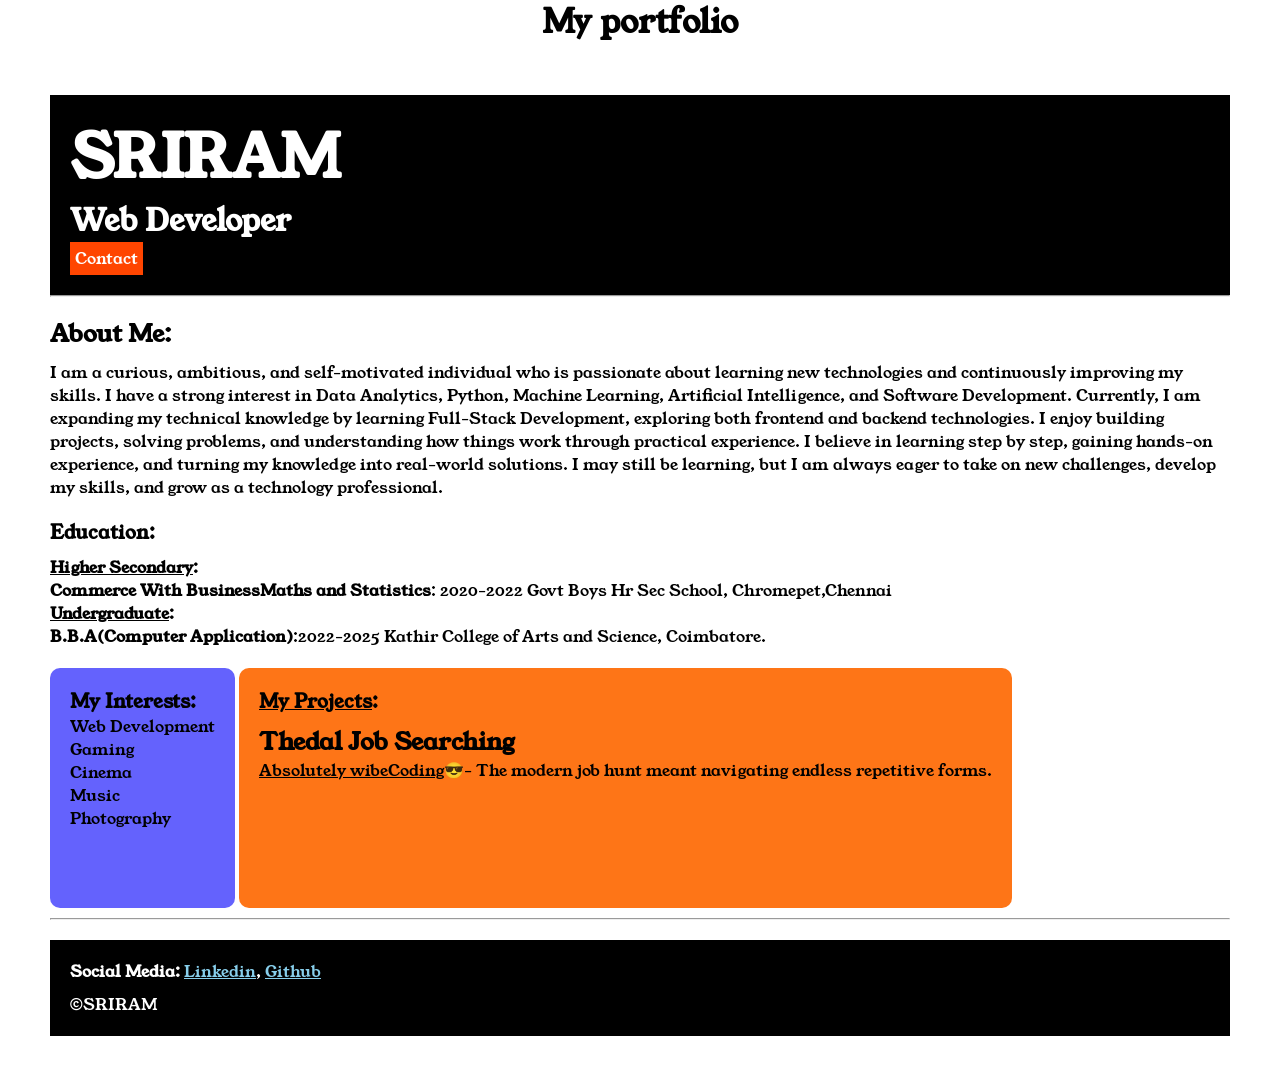
<file: index.html>
<!DOCTYPE html>
<html lang="en">

<head>
    <title>Portfolio</title>
    <h1 style="text-align: center;">My portfolio</h1>
    <link rel="stylesheet" href="style.css">
    <link rel="preconnect" href="https://fonts.googleapis.com">
    <link rel="preconnect" href="https://fonts.gstatic.com" crossorigin>
    <link href="https://fonts.googleapis.com/css2?family=Young+Serif&display=swap" rel="stylesheet">
</head>


<body>

    <div class="container">


        <div class="section-one">
            <h3 class="section-one__name">SRIRAM</h3>
            <h5 class="section-one__role">Web Developer</h5>
            <a class="section-one__contact" href="contact.html">Contact</a>
        </div>

        <hr>
        <div class="section-two">
            <h2 class="section-two__title">About Me:</h2>
            <p class="section-two__desc">I am a curious, ambitious, and self-motivated individual who is passionate
                about learning new technologies
                and
                continuously improving my skills. I have a strong interest in Data Analytics, Python, Machine Learning,
                Artificial Intelligence, and Software Development. Currently, I am expanding my technical knowledge by
                learning
                Full-Stack Development, exploring both frontend and backend technologies. I enjoy building projects,
                solving
                problems, and understanding how things work through practical experience. I believe in learning step by
                step,
                gaining hands-on experience, and turning my knowledge into real-world solutions. I may still be
                learning,
                but I
                am always eager to take on new challenges, develop my skills, and grow as a technology professional.
            </p>
        </div>

        <div class="section-three">
            <h3 class="section-three__title">Education:</h3>
            <ul class="section-three__desc">
                <li>
                    <h4><u>Higher Secondary</u>:</h4>
                    <p><b>Commerce With BusinessMaths and Statistics</b>: 2020-2022 Govt Boys Hr Sec School,
                        Chromepet,Chennai
                    </p>
                </li>
                <li>
                    <h4><u>Undergraduate</u>:</h4>
                    <p><b>B.B.A(Computer Application)</b>:2022-2025 Kathir College of Arts and Science, Coimbatore.</p>
                </li>
            </ul>
        </div>

        <div class="section-four">
            <h3 class="section-four__title">My Interests:</h3>
            <ul class="section-four_desc">
                <li>Web Development</li>
                <li>Gaming</li>
                <li>Cinema</li>
                <li>Music</li>
                <li>Photography</li>
            </ul>
        </div>

        <div class="section-five">
            <h3 class="section-five__title"><u>My Projects</u>:</h3>
            <ul class="section-five__desc">
                <li>
                    <h2>Thedal Job Searching</h2>
                    <p><u>Absolutely wibeCoding</u>😎- The modern job hunt meant navigating endless
                        repetitive forms.
                    </p>
                </li>
            </ul>
        </div>
        <div class="section-seven">
            <hr class="section-seven__line">
        </div>

        <div class="section-six">
            <p class="section-six__title"><b>Social Media:</b>
                <a href="https://www.linkedin.com/in/sriram-s3030/">Linkedin</a>,

                <a href="https://github.com/Sriram-3026">Github</a>
            </p>
            <p class="section-six__desc">&copy;SRIRAM</p>
        </div>



    </div>

</body>

</html>
</file>
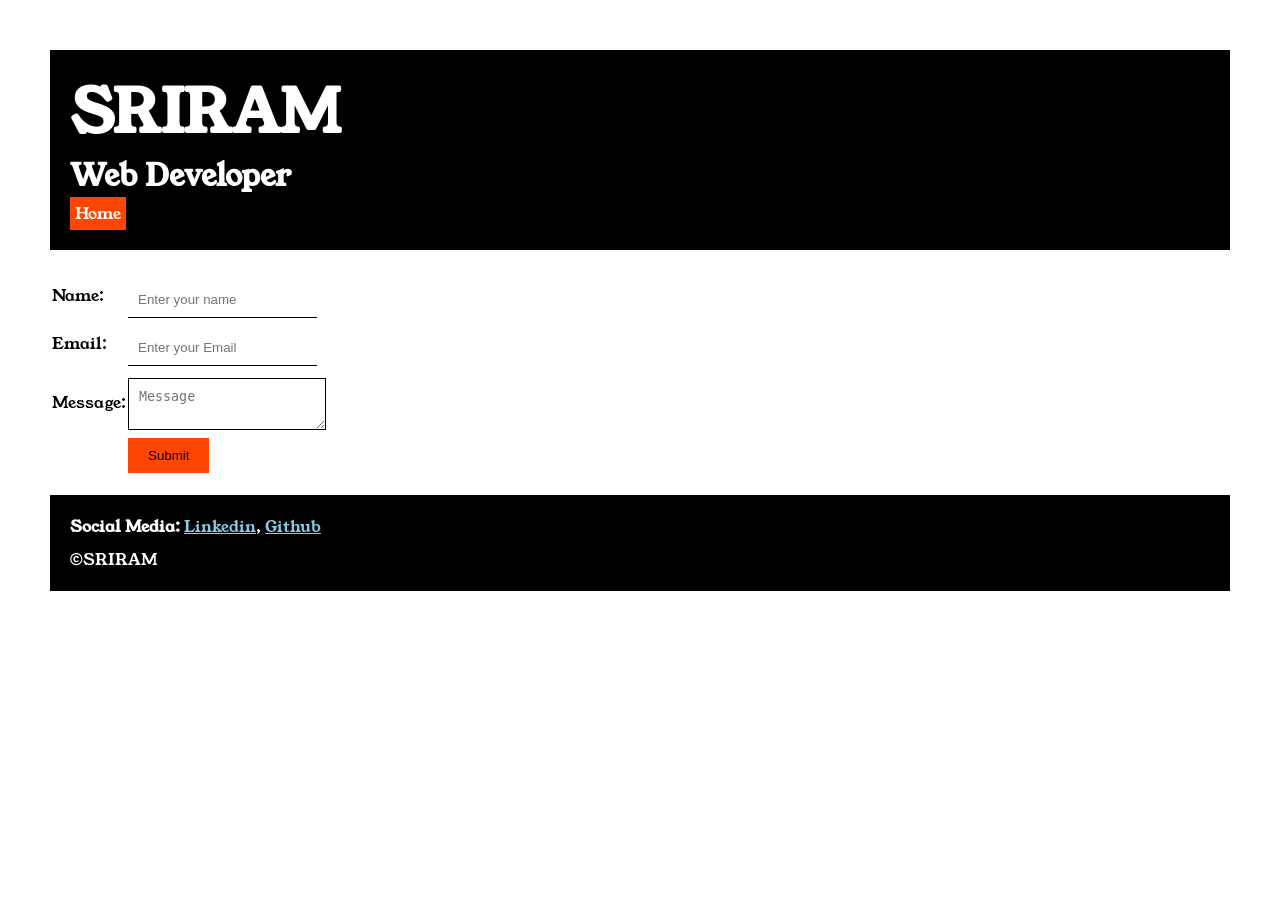
<file: contact.html>
<!DOCTYPE html>
<html lang="en">

<head>
    <meta charset="UTF-8">
    <meta name="viewport" content="width=device-width, initial-scale=1.0">
    <title>Contact</title>
    <link rel="stylesheet" href="style.css">
    <link rel="preconnect" href="https://fonts.googleapis.com">
    <link rel="preconnect" href="https://fonts.gstatic.com" crossorigin>
    <link href="https://fonts.googleapis.com/css2?family=Young+Serif&display=swap" rel="stylesheet">

</head>

<body>

    <div class="container">

        <div class="section-one">
            <h3 class="section-one__name">SRIRAM</h3>
            <h5 class="section-one__role">Web Developer</h5>
            <a class="section-one__contact" href="index.html">Home</a>
        </div>

        <div class="contact-form">
            <form>
                <table>
                    <tr>
                        <td>Name:</td>
                        <td><input type="text" placeholder="Enter your name" class="contact-form__input"></td>
                    </tr>
                    <tr>
                        <td>Email:</td>
                        <td><input type="email" placeholder="Enter your Email" class="contact-form__input"></td>
                    </tr>
                    <tr>
                        <td>Message:</td>
                        <td><textarea placeholder="Message" class="contact-form__textarea"></textarea></td>
                    </tr>
                    <td></td>
                    <td><input type="submit" class="contact-form__submit"></td>
                </table>
            </form>

        </div>

        <div class="section-six">
            <p class="section-six__title"><b>Social Media:</b>
                <a href="https://www.linkedin.com/in/sriram-s3030/">Linkedin</a>,

                <a href="https://github.com/Sriram-3026">Github</a>
            </p>
            <p class="section-six__desc">&copy;SRIRAM</p>
        </div>


    </div>


</body>

</html>
</file>
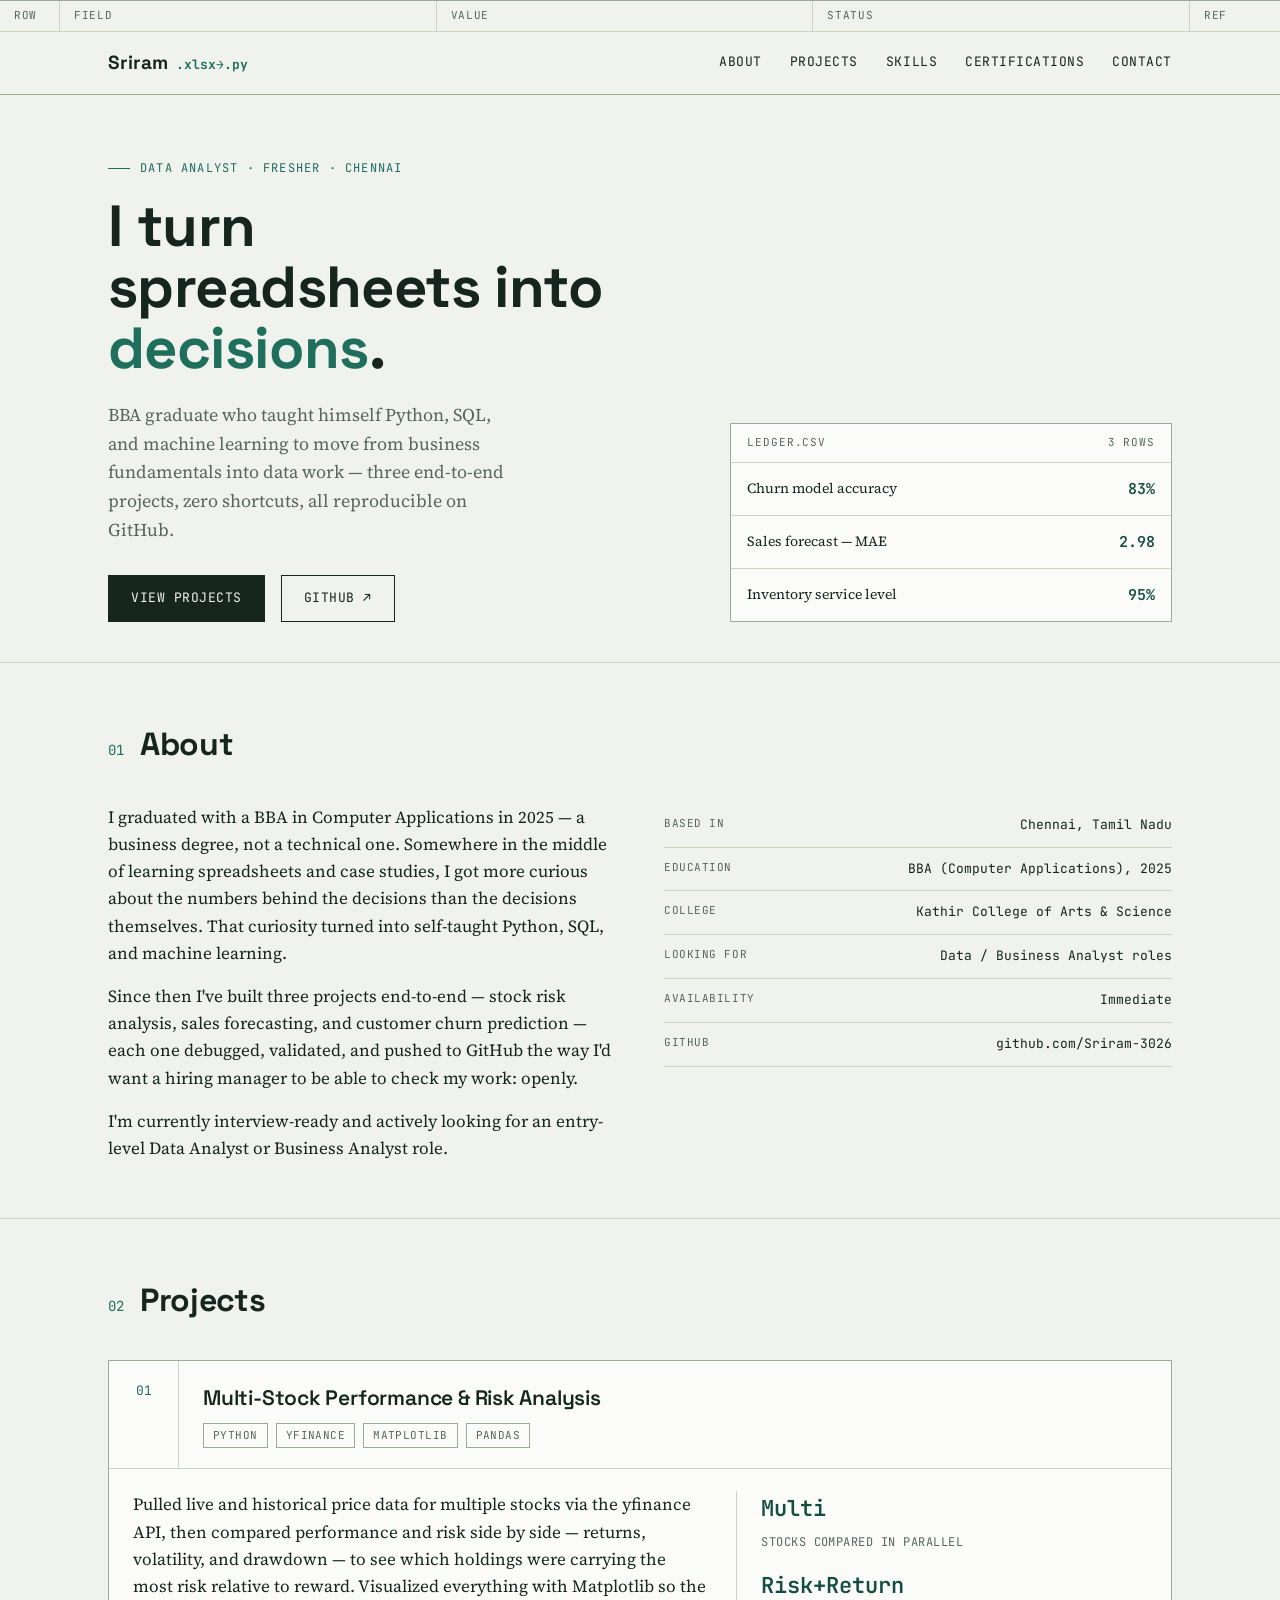
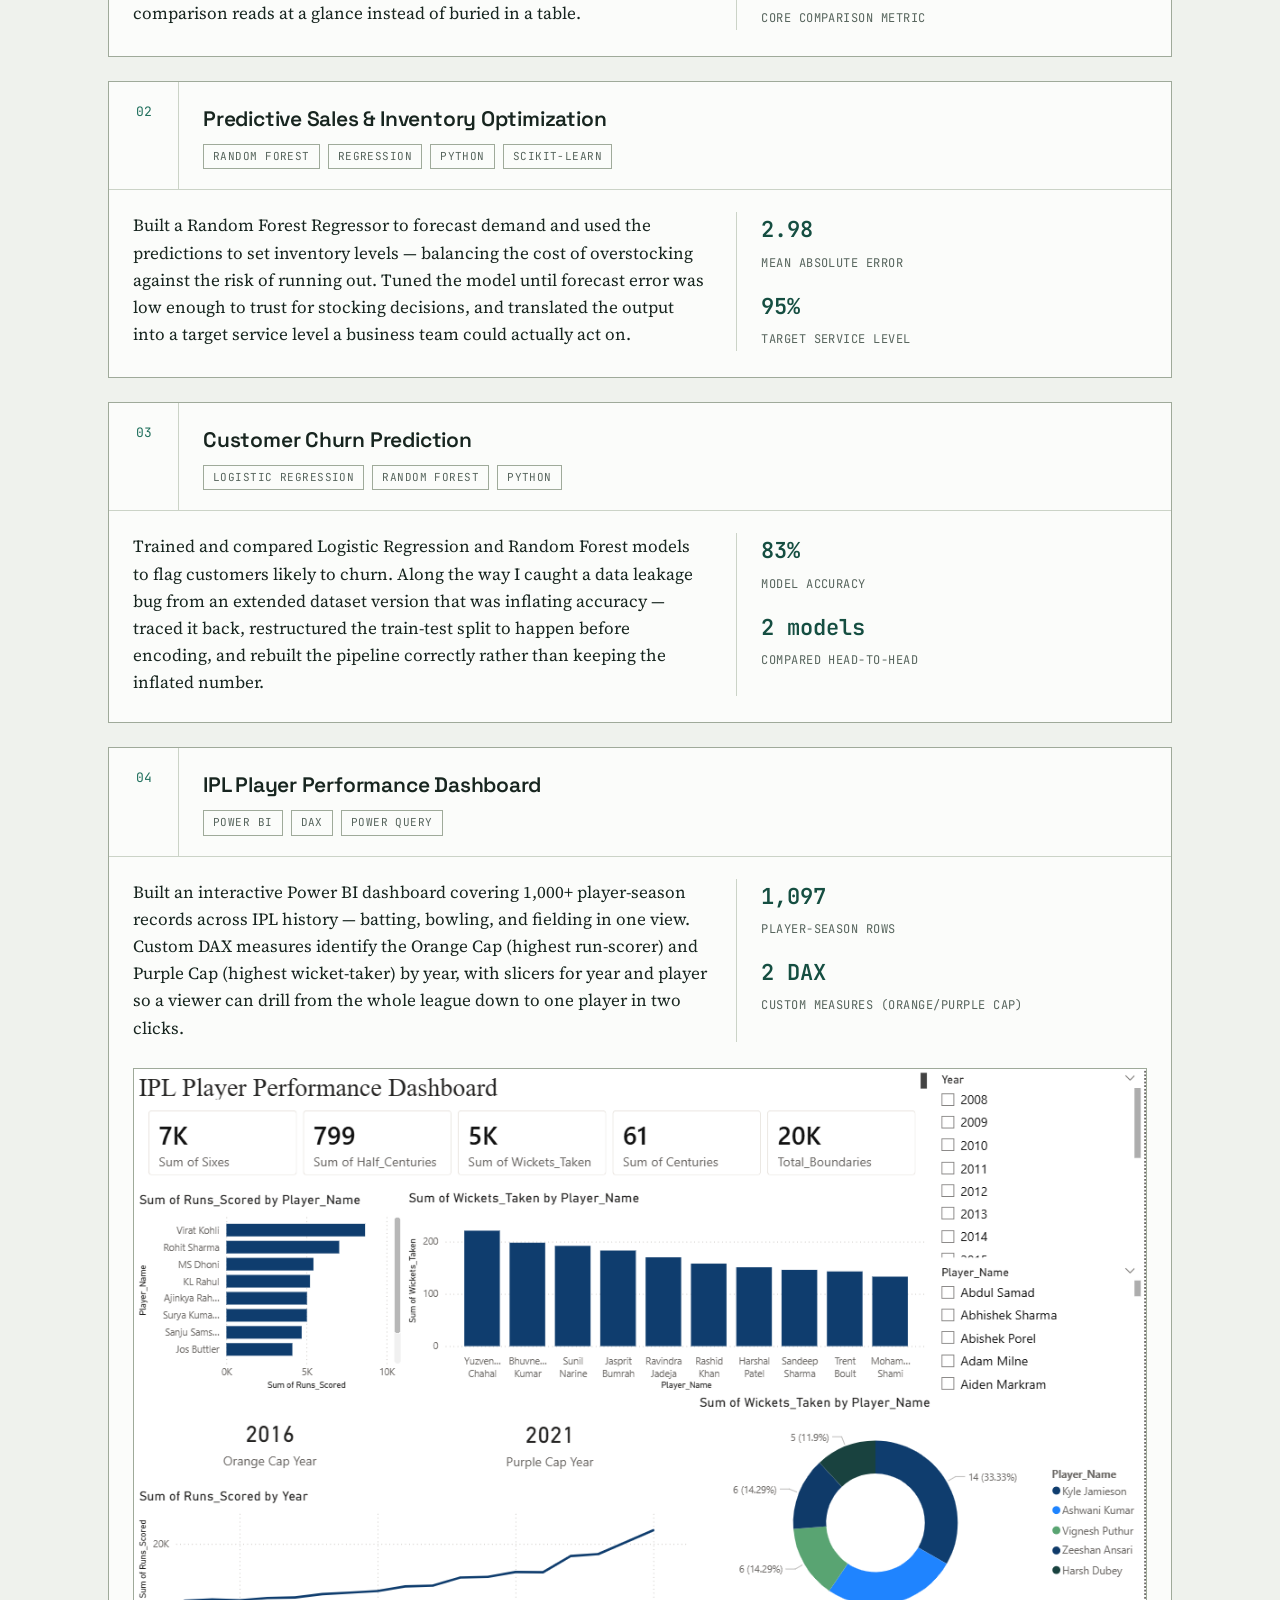
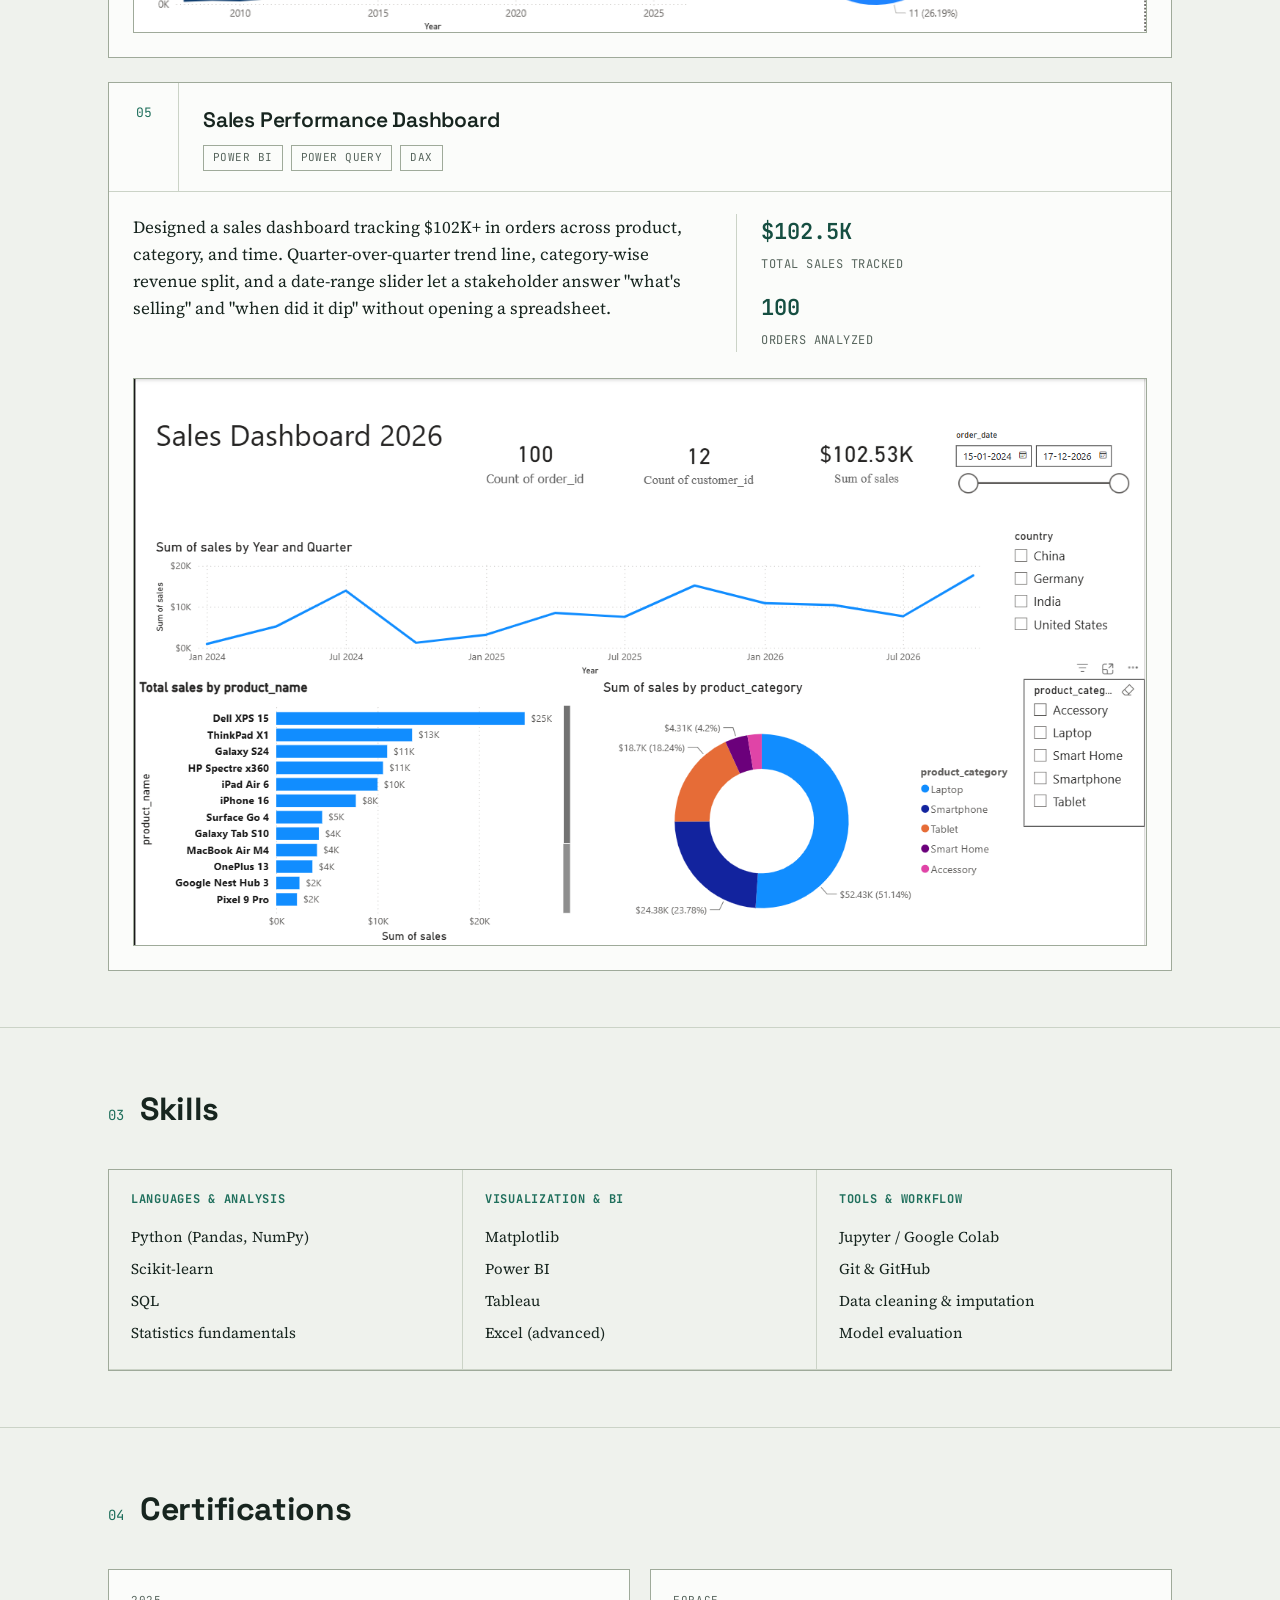
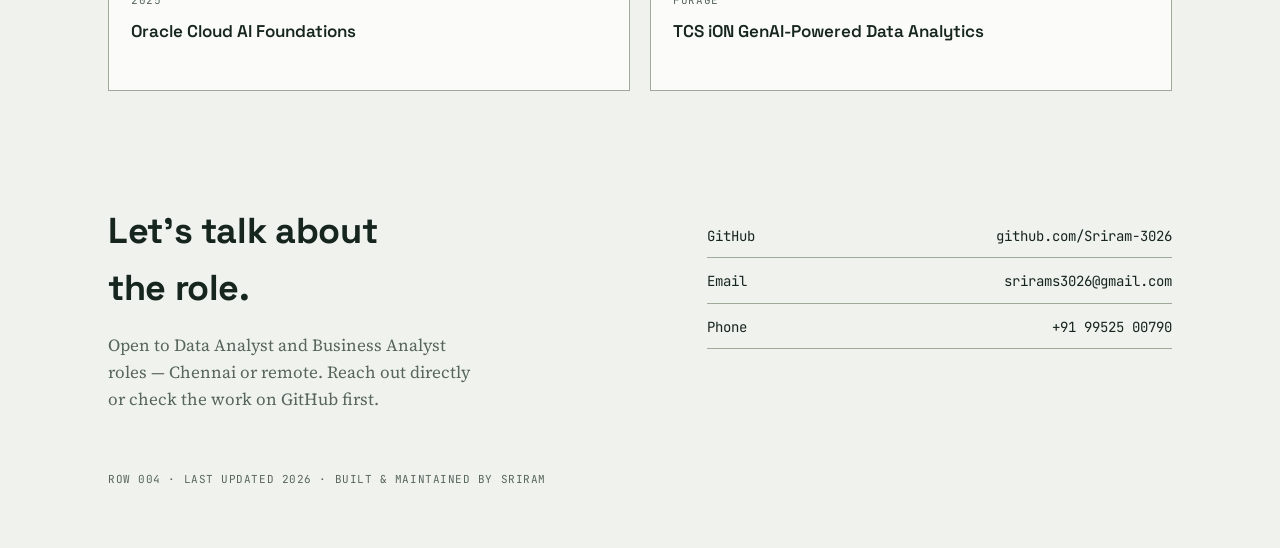
<file: sriram_portfolio.html>
<!DOCTYPE html>
<html lang="en">
<head>
<meta charset="UTF-8">
<meta name="viewport" content="width=device-width, initial-scale=1.0">
<title>Sriram — Data Analyst Portfolio</title>
<link rel="preconnect" href="https://fonts.googleapis.com">
<link rel="preconnect" href="https://fonts.gstatic.com" crossorigin>
<link href="https://fonts.googleapis.com/css2?family=Space+Grotesk:wght@400;500;600;700&family=Source+Serif+4:opsz,wght@8..60,400;8..60,500;8..60,600&family=JetBrains+Mono:wght@400;500;600&display=swap" rel="stylesheet">
<style>
  :root{
    --paper:#EFF2ED;
    --paper-alt:#E6EAE3;
    --card:#FBFCFA;
    --ink:#17251F;
    --muted:#57655D;
    --teal:#1F6F5C;
    --teal-dark:#154E41;
    --gold:#B98900;
    --line:#CBD3C7;
    --line-strong:#9FAA9A;
    --radius:2px;
    --maxw:1120px;
  }

  *{box-sizing:border-box;}
  html{scroll-behavior:smooth;}
  body{
    margin:0;
    background:var(--paper);
    color:var(--ink);
    font-family:'Source Serif 4', serif;
    font-size:17px;
    line-height:1.6;
    -webkit-font-smoothing:antialiased;
  }
  h1,h2,h3,.display{
    font-family:'Space Grotesk', sans-serif;
    letter-spacing:-0.01em;
    margin:0;
  }
  .mono{
    font-family:'JetBrains Mono', monospace;
  }
  a{color:inherit;}
  :focus-visible{
    outline:2px solid var(--teal);
    outline-offset:3px;
  }
  @media (prefers-reduced-motion: reduce){
    *{animation:none !important; transition:none !important; scroll-behavior:auto !important;}
  }

  .wrap{max-width:var(--maxw); margin:0 auto; padding:0 28px;}

  /* ===== Ledger header strip (signature motif) ===== */
  .ledger-row{
    display:grid;
    grid-template-columns: 60px 1fr 1fr 1fr 90px;
    font-family:'JetBrains Mono', monospace;
    font-size:11px;
    letter-spacing:0.06em;
    text-transform:uppercase;
    color:var(--muted);
    border-top:1px solid var(--line-strong);
    border-bottom:1px solid var(--line);
  }
  .ledger-row > div{
    padding:6px 14px;
    border-right:1px solid var(--line);
  }
  .ledger-row > div:last-child{border-right:none;}

  /* ===== Nav ===== */
  header.site{
    position:sticky; top:0; z-index:50;
    background:rgba(239,242,237,0.92);
    backdrop-filter:blur(6px);
    border-bottom:1px solid var(--line-strong);
  }
  nav.wrap{
    display:flex; align-items:center; justify-content:space-between;
    padding-top:16px; padding-bottom:16px;
  }
  .brand{
    font-family:'Space Grotesk',sans-serif;
    font-weight:700;
    font-size:19px;
    display:flex; align-items:baseline; gap:8px;
  }
  .brand .tick{color:var(--teal); font-family:'JetBrains Mono',monospace; font-size:13px;}
  nav ul{
    list-style:none; display:flex; gap:28px; margin:0; padding:0;
    font-family:'JetBrains Mono',monospace; font-size:13px; text-transform:uppercase; letter-spacing:0.04em;
  }
  nav ul a{text-decoration:none; color:var(--ink); border-bottom:1px solid transparent; padding-bottom:2px;}
  nav ul a:hover{border-bottom-color:var(--teal);}
  .nav-toggle{display:none;}

  @media (max-width:720px){
    nav ul{position:fixed; top:60px; left:0; right:0; background:var(--paper); flex-direction:column; gap:0; border-bottom:1px solid var(--line-strong); max-height:0; overflow:hidden; transition:max-height 0.25s ease;}
    nav ul.open{max-height:320px;}
    nav ul li{border-top:1px solid var(--line);}
    nav ul a{display:block; padding:14px 28px;}
    .nav-toggle{display:block; background:none; border:1px solid var(--line-strong); font-family:'JetBrains Mono',monospace; font-size:12px; padding:8px 12px; cursor:pointer; color:var(--ink);}
  }

  /* ===== Hero ===== */
  .hero{padding:64px 0 40px;}
  .hero-grid{
    display:grid; grid-template-columns: 1.3fr 1fr; gap:48px; align-items:end;
  }
  .eyebrow{
    font-family:'JetBrains Mono',monospace; font-size:12px; letter-spacing:0.1em; text-transform:uppercase;
    color:var(--teal); margin-bottom:18px; display:flex; align-items:center; gap:10px;
  }
  .eyebrow::before{content:""; width:22px; height:1px; background:var(--teal); display:inline-block;}
  h1.headline{
    font-size:clamp(34px, 5vw, 58px);
    line-height:1.05;
    font-weight:700;
    max-width:14ch;
  }
  h1.headline em{
    font-style:normal; color:var(--teal);
  }
  .hero-sub{
    margin-top:22px; max-width:46ch; color:var(--muted); font-size:18px;
  }
  .hero-actions{margin-top:30px; display:flex; gap:16px; flex-wrap:wrap;}
  .btn{
    font-family:'JetBrains Mono',monospace; font-size:13px; text-transform:uppercase; letter-spacing:0.04em;
    padding:12px 22px; text-decoration:none; display:inline-block; border:1px solid var(--ink);
    transition:background 0.15s ease, color 0.15s ease;
  }
  .btn.primary{background:var(--ink); color:var(--paper);}
  .btn.primary:hover{background:var(--teal); border-color:var(--teal);}
  .btn.ghost:hover{background:var(--ink); color:var(--paper);}

  /* Ledger metrics card in hero */
  .metrics-card{
    background:var(--card); border:1px solid var(--line-strong);
  }
  .metrics-card .cap{
    font-family:'JetBrains Mono',monospace; font-size:11px; text-transform:uppercase; letter-spacing:0.08em;
    color:var(--muted); padding:10px 16px; border-bottom:1px solid var(--line);
    display:flex; justify-content:space-between;
  }
  .metric-row{
    display:grid; grid-template-columns: 1fr auto; gap:8px;
    padding:14px 16px; border-bottom:1px solid var(--line); align-items:center;
  }
  .metric-row:last-child{border-bottom:none;}
  .metric-row .label{font-size:14px; color:var(--ink);}
  .metric-row .value{font-family:'JetBrains Mono',monospace; font-weight:600; color:var(--teal-dark); font-size:15px;}

  /* ===== Section framework ===== */
  section{padding:56px 0;}
  section + section{border-top:1px solid var(--line);}
  .section-head{display:flex; align-items:baseline; gap:16px; margin-bottom:34px;}
  .section-num{font-family:'JetBrains Mono',monospace; color:var(--teal); font-size:14px;}
  h2.section-title{font-size:clamp(24px,3vw,32px); font-weight:700;}

  /* ===== About ===== */
  .about-grid{display:grid; grid-template-columns: 1fr 1fr; gap:48px;}
  .about-grid p{margin:0 0 16px; color:var(--ink);}
  .about-grid p:last-child{margin-bottom:0;}
  .fact-list{list-style:none; margin:0; padding:0; font-family:'JetBrains Mono',monospace; font-size:13px;}
  .fact-list li{
    display:flex; justify-content:space-between; padding:11px 0; border-bottom:1px solid var(--line);
  }
  .fact-list li span:first-child{color:var(--muted); text-transform:uppercase; letter-spacing:0.05em; font-size:11px;}
  .fact-list li span:last-child{text-align:right;}

  /* ===== Projects ===== */
  .project{
    background:var(--card); border:1px solid var(--line-strong); margin-bottom:24px;
  }
  .project:last-child{margin-bottom:0;}
  .project-head{
    display:grid; grid-template-columns: 70px 1fr; border-bottom:1px solid var(--line);
  }
  .project-id{
    font-family:'JetBrains Mono',monospace; font-size:13px; color:var(--teal); padding:20px 14px;
    border-right:1px solid var(--line); display:flex; align-items:flex-start; justify-content:center;
  }
  .project-head-main{padding:20px 24px;}
  .project-head-main h3{font-size:21px; font-weight:600;}
  .project-tags{margin-top:8px; display:flex; flex-wrap:wrap; gap:8px;}
  .tag{
    font-family:'JetBrains Mono',monospace; font-size:11px; text-transform:uppercase; letter-spacing:0.04em;
    border:1px solid var(--line-strong); padding:3px 9px; color:var(--muted);
  }
  .project-body{padding:22px 24px 26px 24px; display:grid; grid-template-columns: 1.4fr 1fr; gap:28px;}
  .project-body p{margin:0; color:var(--ink);}
  .project-stats{border-left:1px solid var(--line); padding-left:24px;}
  .project-stats .stat{margin-bottom:14px;}
  .project-stats .stat:last-child{margin-bottom:0;}
  .project-stats .stat .num{font-family:'JetBrains Mono',monospace; font-size:22px; font-weight:600; color:var(--teal-dark); display:block;}
  .project-stats .stat .cap{font-size:12px; color:var(--muted); text-transform:uppercase; letter-spacing:0.04em; font-family:'JetBrains Mono',monospace;}

  @media (max-width:760px){
    .hero-grid, .about-grid{grid-template-columns:1fr;}
    .project-body{grid-template-columns:1fr;}
    .project-stats{border-left:none; padding-left:0; border-top:1px solid var(--line); padding-top:16px;}
    .project-head{grid-template-columns:52px 1fr;}
  }

  /* ===== Skills ===== */
  .skills-grid{display:grid; grid-template-columns: repeat(3, 1fr); gap:0; border:1px solid var(--line-strong);}
  .skill-group{padding:20px 22px; border-right:1px solid var(--line); border-bottom:1px solid var(--line);}
  .skill-group:nth-child(3n){border-right:none;}
  .skill-group h4{
    font-family:'JetBrains Mono',monospace; font-size:12px; text-transform:uppercase; letter-spacing:0.06em;
    color:var(--teal); margin:0 0 12px;
  }
  .skill-group ul{list-style:none; margin:0; padding:0; font-size:15px;}
  .skill-group li{padding:4px 0; color:var(--ink);}
  @media (max-width:720px){
    .skills-grid{grid-template-columns:1fr 1fr;}
    .skill-group:nth-child(3n){border-right:1px solid var(--line);}
    .skill-group:nth-child(2n){border-right:none;}
  }
  @media (max-width:480px){
    .skills-grid{grid-template-columns:1fr;}
    .skill-group{border-right:none !important;}
  }

  /* ===== Certifications ===== */
  .cert-list{display:grid; grid-template-columns:1fr 1fr; gap:20px;}
  .cert{border:1px solid var(--line-strong); background:var(--card); padding:22px;}
  .cert .cap{font-family:'JetBrains Mono',monospace; font-size:11px; text-transform:uppercase; color:var(--muted); letter-spacing:0.06em;}
  .cert h4{margin-top:8px; font-size:17px; font-weight:600; font-family:'Space Grotesk',sans-serif;}
  @media (max-width:640px){.cert-list{grid-template-columns:1fr;}}

  /* ===== Contact / footer ===== */
  footer{padding:56px 0 60px;}
  .contact-grid{display:grid; grid-template-columns: 1.2fr 1fr; gap:40px; align-items:start;}
  .contact-grid h2{font-size:clamp(26px,3.4vw,36px); max-width:14ch;}
  .contact-links{margin-top:22px; display:flex; flex-direction:column; gap:12px;}
  .contact-links a{
    font-family:'JetBrains Mono',monospace; font-size:14px; text-decoration:none;
    border-bottom:1px solid var(--line-strong); padding-bottom:10px; display:flex; justify-content:space-between;
  }
  .contact-links a:hover{color:var(--teal);}
  .fine{margin-top:40px; font-family:'JetBrains Mono',monospace; font-size:11px; color:var(--muted); text-transform:uppercase; letter-spacing:0.05em;}
</style>
</head>
<body>

<div class="ledger-row wrap" style="max-width:100%; padding-left:0; padding-right:0;">
  <div>Row</div><div>Field</div><div>Value</div><div>Status</div><div>Ref</div>
</div>

<header class="site">
  <nav class="wrap">
    <div class="brand">Sriram<span class="tick">.xlsx→.py</span></div>
    <button class="nav-toggle" id="navToggle" aria-expanded="false" aria-controls="navMenu">Menu</button>
    <ul id="navMenu">
      <li><a href="#about">About</a></li>
      <li><a href="#projects">Projects</a></li>
      <li><a href="#skills">Skills</a></li>
      <li><a href="#certs">Certifications</a></li>
      <li><a href="#contact">Contact</a></li>
    </ul>
  </nav>
</header>

<main>
  <section class="hero">
    <div class="wrap hero-grid">
      <div>
        <div class="eyebrow">Data Analyst · Fresher · Chennai</div>
        <h1 class="headline">I turn spreadsheets into <em>decisions</em>.</h1>
        <p class="hero-sub">BBA graduate who taught himself Python, SQL, and machine learning to move from business fundamentals into data work — three end-to-end projects, zero shortcuts, all reproducible on GitHub.</p>
        <div class="hero-actions">
          <a class="btn primary" href="#projects">View projects</a>
          <a class="btn ghost" href="https://github.com/Sriram-3026" target="_blank" rel="noopener">GitHub ↗</a>
        </div>
      </div>
      <div class="metrics-card">
        <div class="cap"><span>ledger.csv</span><span>3 rows</span></div>
        <div class="metric-row"><span class="label">Churn model accuracy</span><span class="value">83%</span></div>
        <div class="metric-row"><span class="label">Sales forecast — MAE</span><span class="value">2.98</span></div>
        <div class="metric-row"><span class="label">Inventory service level</span><span class="value">95%</span></div>
      </div>
    </div>
  </section>

  <section id="about">
    <div class="wrap">
      <div class="section-head"><span class="section-num">01</span><h2 class="section-title">About</h2></div>
      <div class="about-grid">
        <div>
          <p>I graduated with a BBA in Computer Applications in 2025 — a business degree, not a technical one. Somewhere in the middle of learning spreadsheets and case studies, I got more curious about the numbers behind the decisions than the decisions themselves. That curiosity turned into self-taught Python, SQL, and machine learning.</p>
          <p>Since then I've built three projects end-to-end — stock risk analysis, sales forecasting, and customer churn prediction — each one debugged, validated, and pushed to GitHub the way I'd want a hiring manager to be able to check my work: openly.</p>
          <p>I'm currently interview-ready and actively looking for an entry-level Data Analyst or Business Analyst role.</p>
        </div>
        <ul class="fact-list">
          <li><span>Based in</span><span>Chennai, Tamil Nadu</span></li>
          <li><span>Education</span><span>BBA (Computer Applications), 2025</span></li>
          <li><span>College</span><span>Kathir College of Arts &amp; Science</span></li>
          <li><span>Looking for</span><span>Data / Business Analyst roles</span></li>
          <li><span>Availability</span><span>Immediate</span></li>
          <li><span>GitHub</span><span>github.com/Sriram-3026</span></li>
        </ul>
      </div>
    </div>
  </section>

  <section id="projects">
    <div class="wrap">
      <div class="section-head"><span class="section-num">02</span><h2 class="section-title">Projects</h2></div>

      <div class="project">
        <div class="project-head">
          <div class="project-id">01</div>
          <div class="project-head-main">
            <h3>Multi-Stock Performance &amp; Risk Analysis</h3>
            <div class="project-tags">
              <span class="tag">Python</span><span class="tag">yfinance</span><span class="tag">Matplotlib</span><span class="tag">Pandas</span>
            </div>
          </div>
        </div>
        <div class="project-body">
          <p>Pulled live and historical price data for multiple stocks via the yfinance API, then compared performance and risk side by side — returns, volatility, and drawdown — to see which holdings were carrying the most risk relative to reward. Visualized everything with Matplotlib so the comparison reads at a glance instead of buried in a table.</p>
          <div class="project-stats">
            <div class="stat"><span class="num mono">Multi</span><span class="cap">Stocks compared in parallel</span></div>
            <div class="stat"><span class="num mono">Risk+Return</span><span class="cap">Core comparison metric</span></div>
          </div>
        </div>
      </div>

      <div class="project">
        <div class="project-head">
          <div class="project-id">02</div>
          <div class="project-head-main">
            <h3>Predictive Sales &amp; Inventory Optimization</h3>
            <div class="project-tags">
              <span class="tag">Random Forest</span><span class="tag">Regression</span><span class="tag">Python</span><span class="tag">Scikit-learn</span>
            </div>
          </div>
        </div>
        <div class="project-body">
          <p>Built a Random Forest Regressor to forecast demand and used the predictions to set inventory levels — balancing the cost of overstocking against the risk of running out. Tuned the model until forecast error was low enough to trust for stocking decisions, and translated the output into a target service level a business team could actually act on.</p>
          <div class="project-stats">
            <div class="stat"><span class="num mono">2.98</span><span class="cap">Mean Absolute Error</span></div>
            <div class="stat"><span class="num mono">95%</span><span class="cap">Target service level</span></div>
          </div>
        </div>
      </div>

      <div class="project">
        <div class="project-head">
          <div class="project-id">03</div>
          <div class="project-head-main">
            <h3>Customer Churn Prediction</h3>
            <div class="project-tags">
              <span class="tag">Logistic Regression</span><span class="tag">Random Forest</span><span class="tag">Python</span>
            </div>
          </div>
        </div>
        <div class="project-body">
          <p>Trained and compared Logistic Regression and Random Forest models to flag customers likely to churn. Along the way I caught a data leakage bug from an extended dataset version that was inflating accuracy — traced it back, restructured the train-test split to happen before encoding, and rebuilt the pipeline correctly rather than keeping the inflated number.</p>
          <div class="project-stats">
            <div class="stat"><span class="num mono">83%</span><span class="cap">Model accuracy</span></div>
            <div class="stat"><span class="num mono">2 models</span><span class="cap">Compared head-to-head</span></div>
          </div>
        </div>
      </div>

      <div class="project">
        <div class="project-head">
          <div class="project-id">04</div>
          <div class="project-head-main">
            <h3>IPL Player Performance Dashboard</h3>
            <div class="project-tags">
              <span class="tag">Power BI</span><span class="tag">DAX</span><span class="tag">Power Query</span>
            </div>
          </div>
        </div>
        <div class="project-body">
          <p>Built an interactive Power BI dashboard covering 1,000+ player-season records across IPL history — batting, bowling, and fielding in one view. Custom DAX measures identify the Orange Cap (highest run-scorer) and Purple Cap (highest wicket-taker) by year, with slicers for year and player so a viewer can drill from the whole league down to one player in two clicks.</p>
          <div class="project-stats">
            <div class="stat"><span class="num mono">1,097</span><span class="cap">Player-season rows</span></div>
            <div class="stat"><span class="num mono">2 DAX</span><span class="cap">Custom measures (Orange/Purple Cap)</span></div>
          </div>
        </div>
        <div style="padding:0 24px 24px;">
          <img src="[data-uri]" alt="IPL Player Performance Dashboard in Power BI showing sixes, wickets, centuries and top run-scorers" style="width:100%; height:auto; border:1px solid var(--line-strong); display:block;">
        </div>
      </div>

      <div class="project">
        <div class="project-head">
          <div class="project-id">05</div>
          <div class="project-head-main">
            <h3>Sales Performance Dashboard</h3>
            <div class="project-tags">
              <span class="tag">Power BI</span><span class="tag">Power Query</span><span class="tag">DAX</span>
            </div>
          </div>
        </div>
        <div class="project-body">
          <p>Designed a sales dashboard tracking $102K+ in orders across product, category, and time. Quarter-over-quarter trend line, category-wise revenue split, and a date-range slider let a stakeholder answer "what's selling" and "when did it dip" without opening a spreadsheet.</p>
          <div class="project-stats">
            <div class="stat"><span class="num mono">$102.5K</span><span class="cap">Total sales tracked</span></div>
            <div class="stat"><span class="num mono">100</span><span class="cap">Orders analyzed</span></div>
          </div>
        </div>
        <div style="padding:0 24px 24px;">
          <img src="[data-uri]" alt="Sales Dashboard in Power BI showing sales by quarter, product name and category" style="width:100%; height:auto; border:1px solid var(--line-strong); display:block;">
        </div>
      </div>

    </div>
  </section>

  <section id="skills">
    <div class="wrap">
      <div class="section-head"><span class="section-num">03</span><h2 class="section-title">Skills</h2></div>
      <div class="skills-grid">
        <div class="skill-group">
          <h4>Languages &amp; Analysis</h4>
          <ul><li>Python (Pandas, NumPy)</li><li>Scikit-learn</li><li>SQL</li><li>Statistics fundamentals</li></ul>
        </div>
        <div class="skill-group">
          <h4>Visualization &amp; BI</h4>
          <ul><li>Matplotlib</li><li>Power BI</li><li>Tableau</li><li>Excel (advanced)</li></ul>
        </div>
        <div class="skill-group">
          <h4>Tools &amp; Workflow</h4>
          <ul><li>Jupyter / Google Colab</li><li>Git &amp; GitHub</li><li>Data cleaning &amp; imputation</li><li>Model evaluation</li></ul>
        </div>
      </div>
    </div>
  </section>

  <section id="certs">
    <div class="wrap">
      <div class="section-head"><span class="section-num">04</span><h2 class="section-title">Certifications</h2></div>
      <div class="cert-list">
        <div class="cert">
          <div class="cap mono">2025</div>
          <h4>Oracle Cloud AI Foundations</h4>
        </div>
        <div class="cert">
          <div class="cap mono">Forage</div>
          <h4>TCS iON GenAI-Powered Data Analytics</h4>
        </div>
      </div>
    </div>
  </section>
</main>

<footer id="contact">
  <div class="wrap contact-grid">
    <div>
      <h2 class="section-title">Let's talk about the role.</h2>
      <p style="color:var(--muted); margin-top:14px; max-width:42ch;">Open to Data Analyst and Business Analyst roles — Chennai or remote. Reach out directly or check the work on GitHub first.</p>
    </div>
    <div class="contact-links">
      <a href="https://github.com/Sriram-3026" target="_blank" rel="noopener">GitHub <span>github.com/Sriram-3026</span></a>
      <a href="mailto:srirams3026@gmail.com">Email <span>srirams3026@gmail.com</span></a>
      <a href="tel:+919952500790">Phone <span>+91 99525 00790</span></a>
    </div>
  </div>
  <div class="wrap fine">Row 004 · Last updated 2026 · Built &amp; maintained by Sriram</div>
</footer>

<script>
  const navToggle = document.getElementById('navToggle');
  const navMenu = document.getElementById('navMenu');
  navToggle.addEventListener('click', () => {
    const isOpen = navMenu.classList.toggle('open');
    navToggle.setAttribute('aria-expanded', isOpen);
  });
  navMenu.querySelectorAll('a').forEach(a => a.addEventListener('click', () => {
    navMenu.classList.remove('open');
    navToggle.setAttribute('aria-expanded', 'false');
  }));
</script>

</body>
</html>
</file>
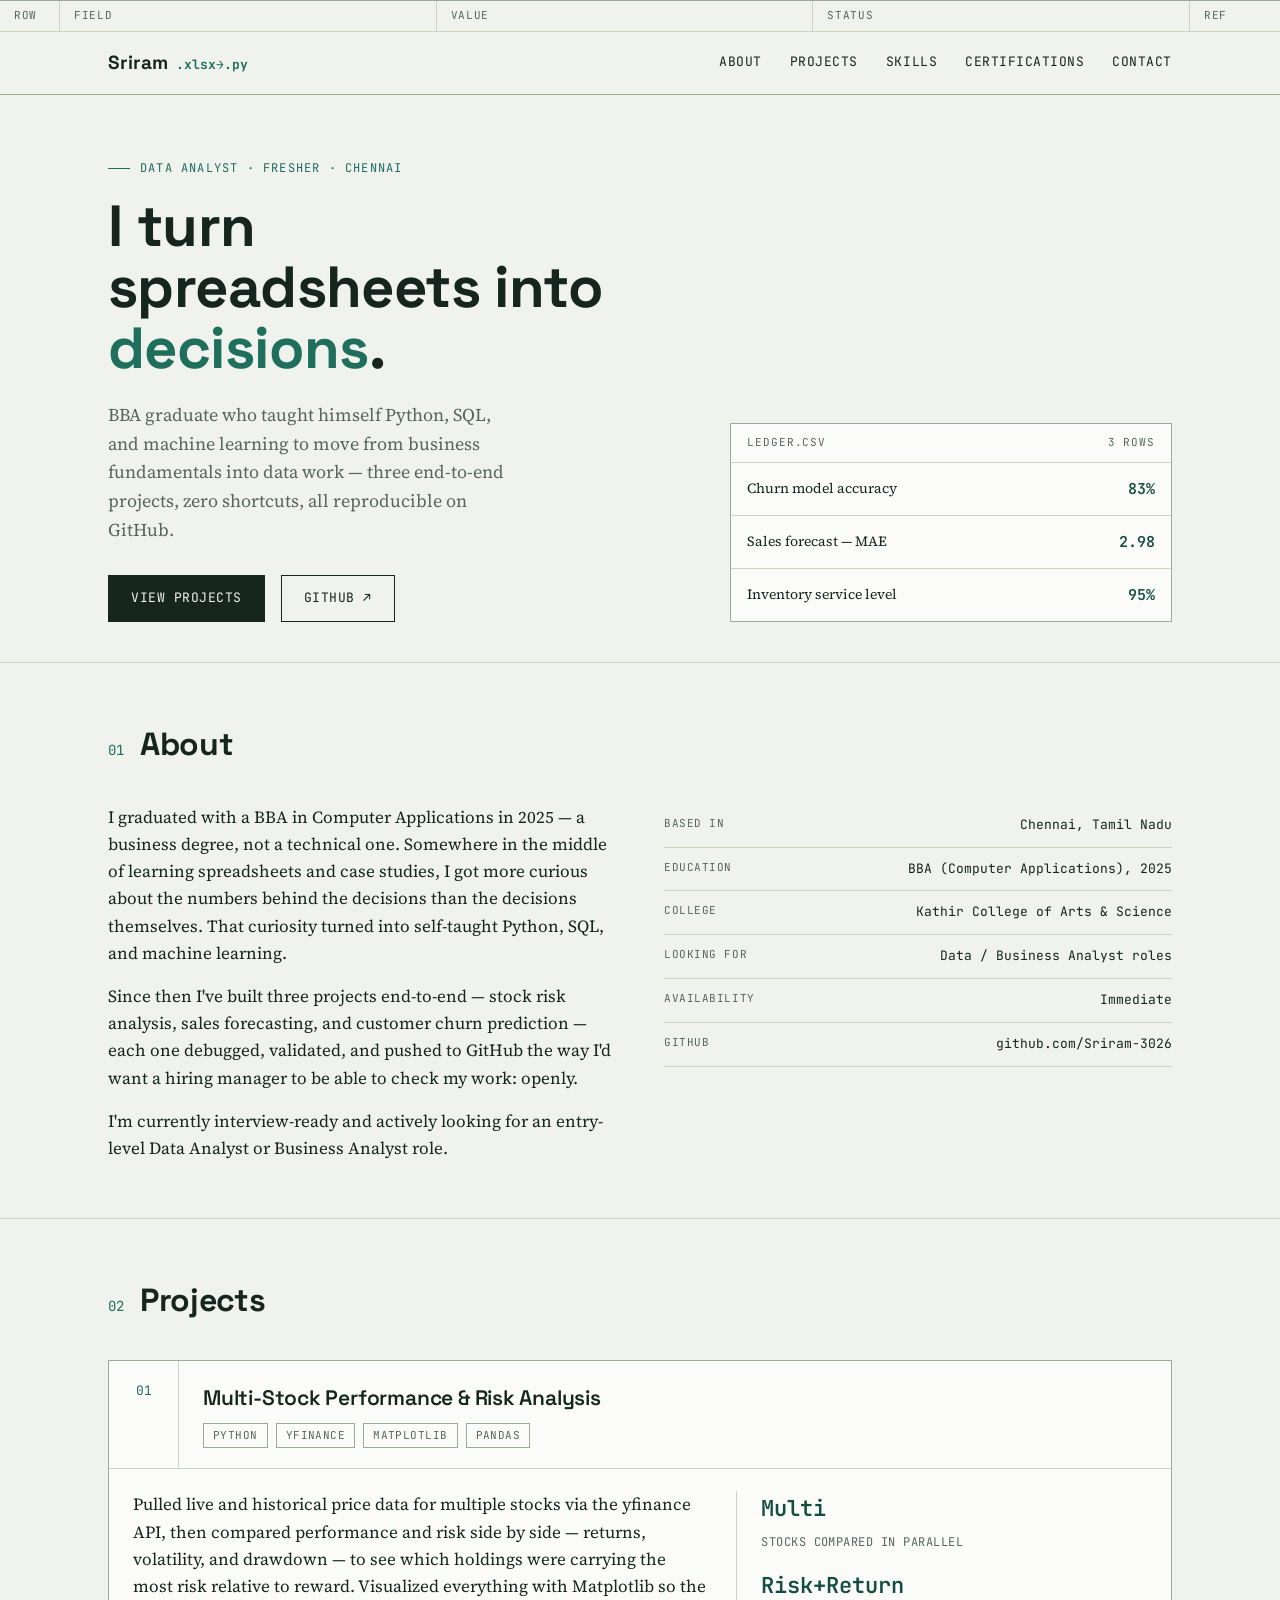
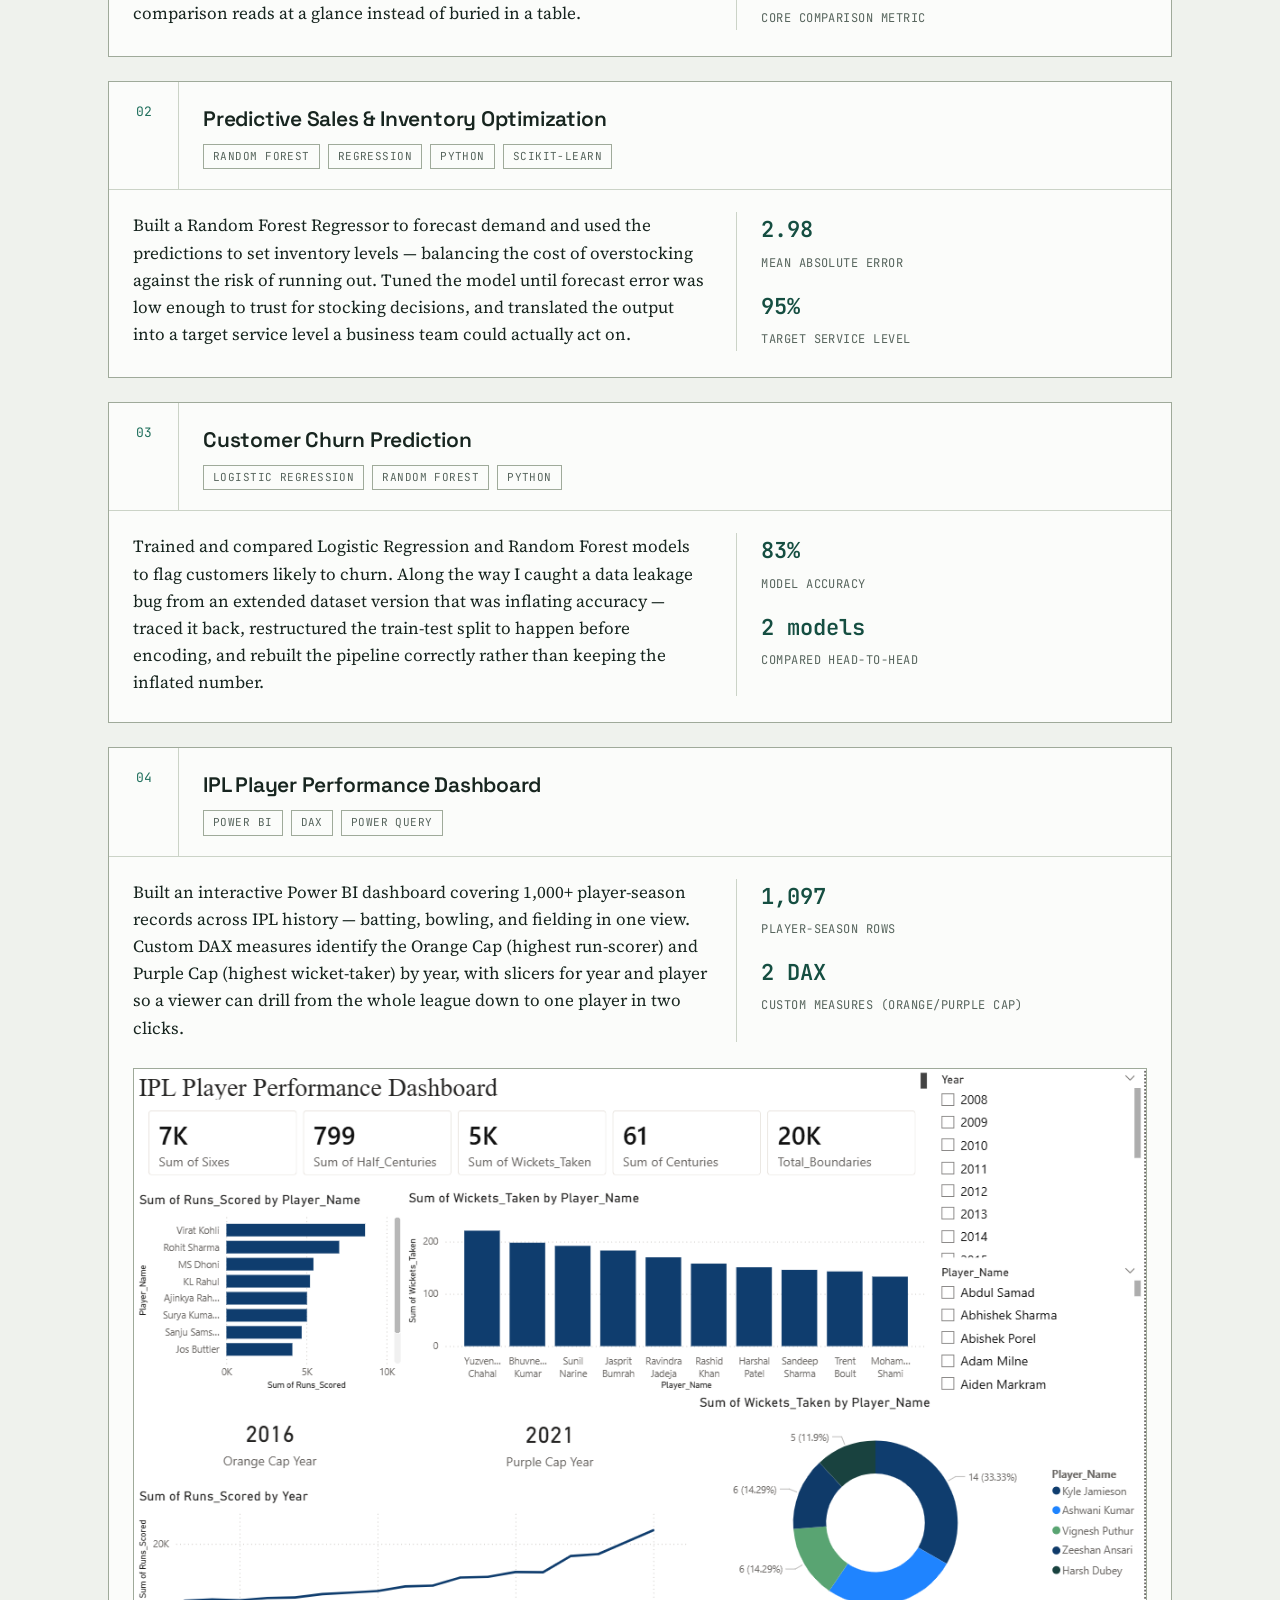
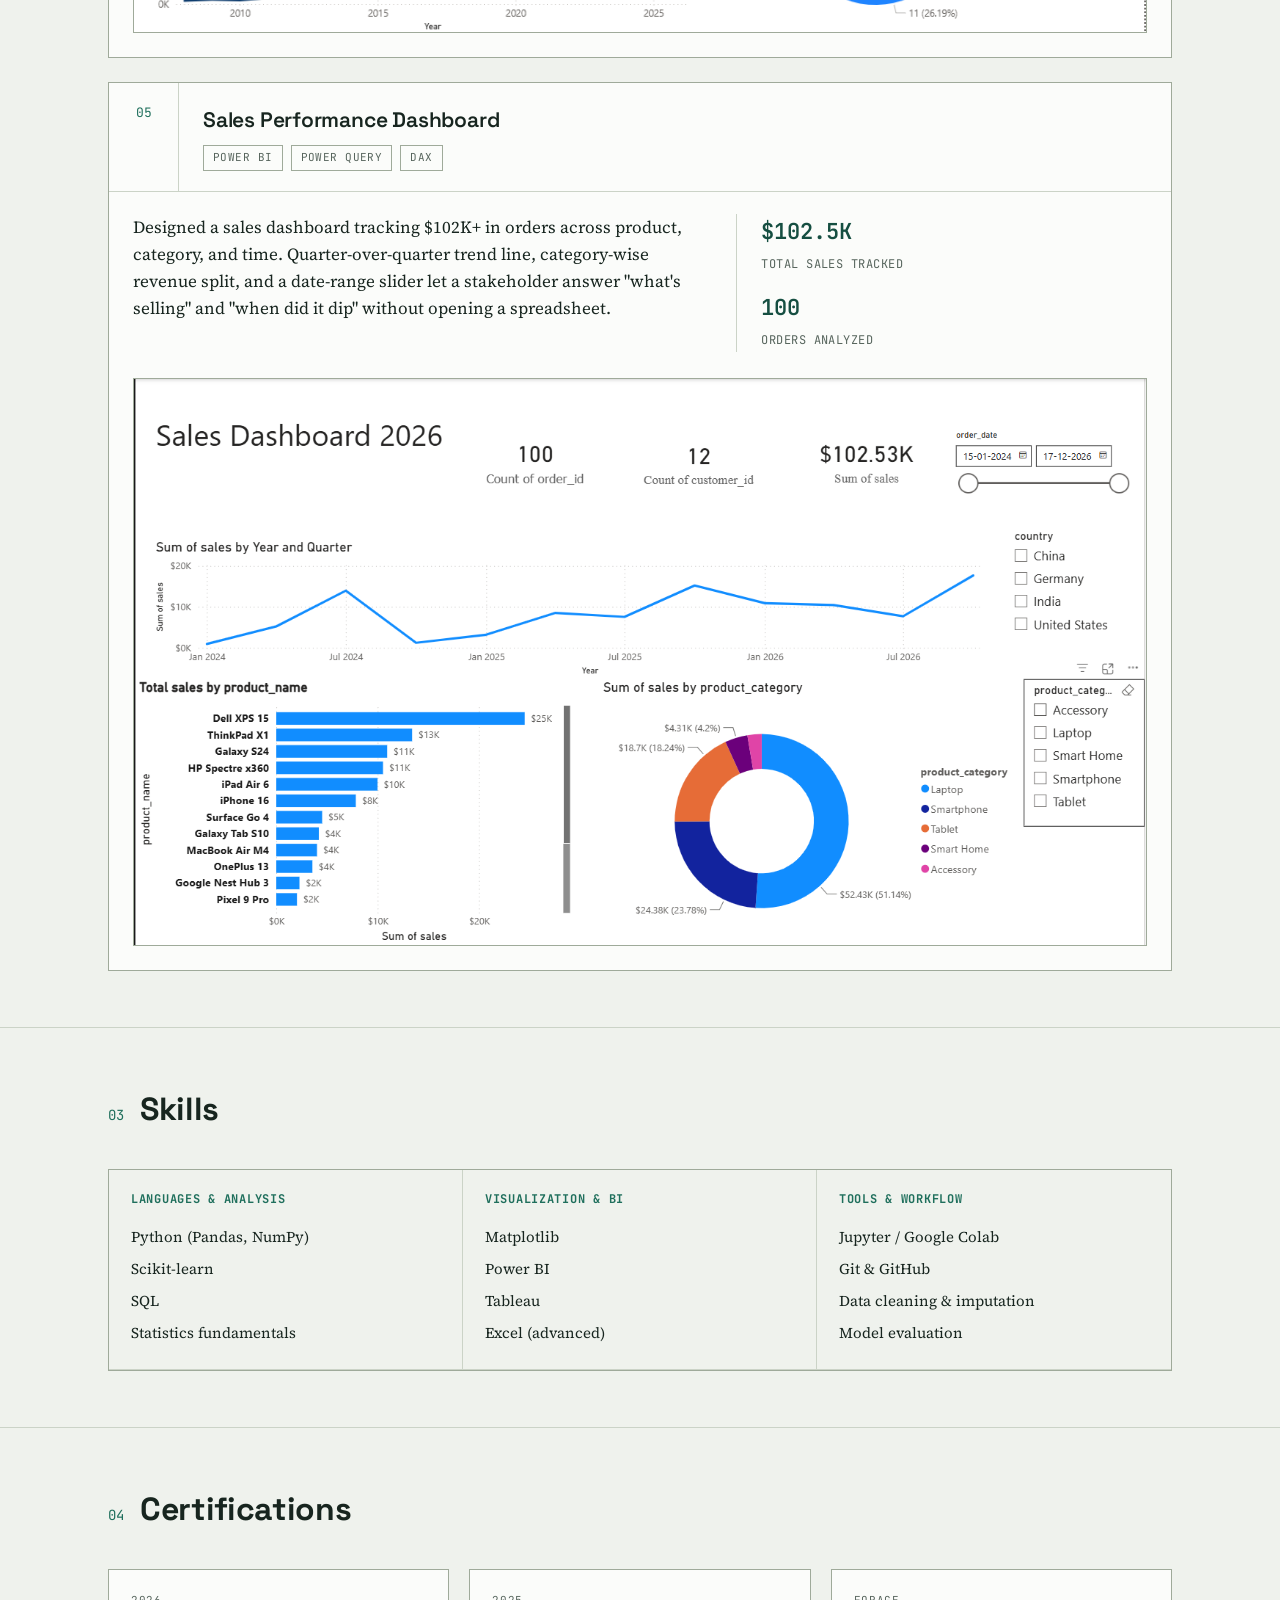
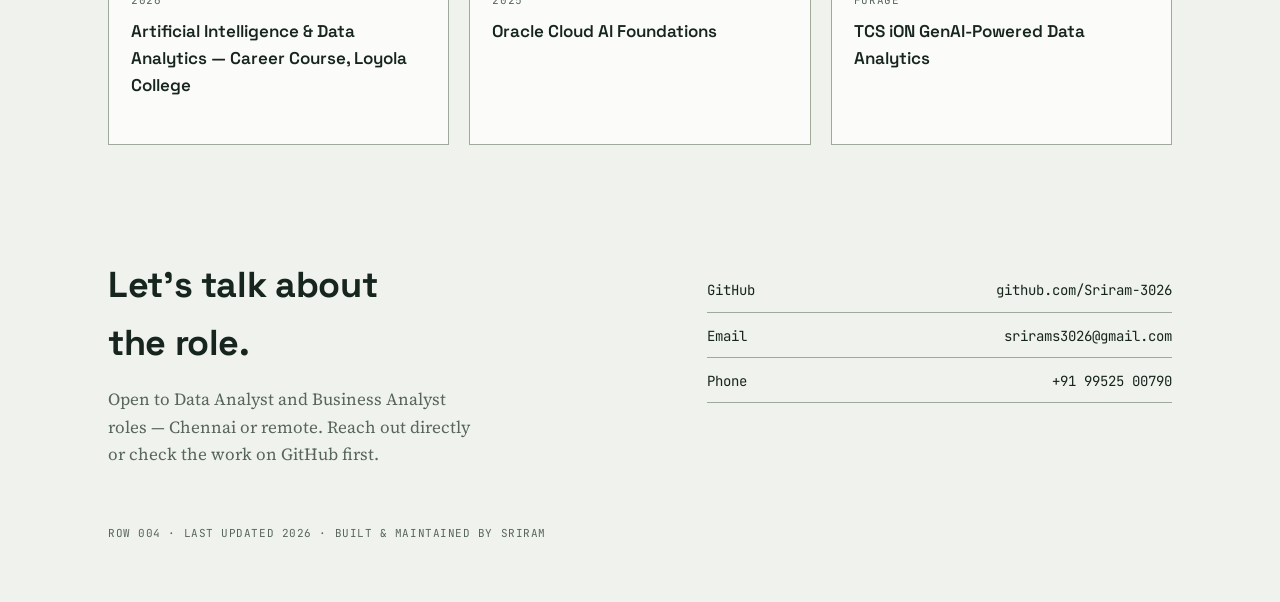
<file: sriram_portfolio_1.html>
<!DOCTYPE html>
<html lang="en">
<head>
<meta charset="UTF-8">
<meta name="viewport" content="width=device-width, initial-scale=1.0">
<title>Sriram — Data Analyst Portfolio</title>
<link rel="preconnect" href="https://fonts.googleapis.com">
<link rel="preconnect" href="https://fonts.gstatic.com" crossorigin>
<link href="https://fonts.googleapis.com/css2?family=Space+Grotesk:wght@400;500;600;700&family=Source+Serif+4:opsz,wght@8..60,400;8..60,500;8..60,600&family=JetBrains+Mono:wght@400;500;600&display=swap" rel="stylesheet">
<style>
  :root{
    --paper:#EFF2ED;
    --paper-alt:#E6EAE3;
    --card:#FBFCFA;
    --ink:#17251F;
    --muted:#57655D;
    --teal:#1F6F5C;
    --teal-dark:#154E41;
    --gold:#B98900;
    --line:#CBD3C7;
    --line-strong:#9FAA9A;
    --radius:2px;
    --maxw:1120px;
  }

  *{box-sizing:border-box;}
  html{scroll-behavior:smooth;}
  body{
    margin:0;
    background:var(--paper);
    color:var(--ink);
    font-family:'Source Serif 4', serif;
    font-size:17px;
    line-height:1.6;
    -webkit-font-smoothing:antialiased;
  }
  h1,h2,h3,.display{
    font-family:'Space Grotesk', sans-serif;
    letter-spacing:-0.01em;
    margin:0;
  }
  .mono{
    font-family:'JetBrains Mono', monospace;
  }
  a{color:inherit;}
  :focus-visible{
    outline:2px solid var(--teal);
    outline-offset:3px;
  }
  @media (prefers-reduced-motion: reduce){
    *{animation:none !important; transition:none !important; scroll-behavior:auto !important;}
  }

  .wrap{max-width:var(--maxw); margin:0 auto; padding:0 28px;}

  /* ===== Ledger header strip (signature motif) ===== */
  .ledger-row{
    display:grid;
    grid-template-columns: 60px 1fr 1fr 1fr 90px;
    font-family:'JetBrains Mono', monospace;
    font-size:11px;
    letter-spacing:0.06em;
    text-transform:uppercase;
    color:var(--muted);
    border-top:1px solid var(--line-strong);
    border-bottom:1px solid var(--line);
  }
  .ledger-row > div{
    padding:6px 14px;
    border-right:1px solid var(--line);
  }
  .ledger-row > div:last-child{border-right:none;}

  /* ===== Nav ===== */
  header.site{
    position:sticky; top:0; z-index:50;
    background:rgba(239,242,237,0.92);
    backdrop-filter:blur(6px);
    border-bottom:1px solid var(--line-strong);
  }
  nav.wrap{
    display:flex; align-items:center; justify-content:space-between;
    padding-top:16px; padding-bottom:16px;
  }
  .brand{
    font-family:'Space Grotesk',sans-serif;
    font-weight:700;
    font-size:19px;
    display:flex; align-items:baseline; gap:8px;
  }
  .brand .tick{color:var(--teal); font-family:'JetBrains Mono',monospace; font-size:13px;}
  nav ul{
    list-style:none; display:flex; gap:28px; margin:0; padding:0;
    font-family:'JetBrains Mono',monospace; font-size:13px; text-transform:uppercase; letter-spacing:0.04em;
  }
  nav ul a{text-decoration:none; color:var(--ink); border-bottom:1px solid transparent; padding-bottom:2px;}
  nav ul a:hover{border-bottom-color:var(--teal);}
  .nav-toggle{display:none;}

  @media (max-width:720px){
    nav ul{position:fixed; top:60px; left:0; right:0; background:var(--paper); flex-direction:column; gap:0; border-bottom:1px solid var(--line-strong); max-height:0; overflow:hidden; transition:max-height 0.25s ease;}
    nav ul.open{max-height:320px;}
    nav ul li{border-top:1px solid var(--line);}
    nav ul a{display:block; padding:14px 28px;}
    .nav-toggle{display:block; background:none; border:1px solid var(--line-strong); font-family:'JetBrains Mono',monospace; font-size:12px; padding:8px 12px; cursor:pointer; color:var(--ink);}
  }

  /* ===== Hero ===== */
  .hero{padding:64px 0 40px;}
  .hero-grid{
    display:grid; grid-template-columns: 1.3fr 1fr; gap:48px; align-items:end;
  }
  .eyebrow{
    font-family:'JetBrains Mono',monospace; font-size:12px; letter-spacing:0.1em; text-transform:uppercase;
    color:var(--teal); margin-bottom:18px; display:flex; align-items:center; gap:10px;
  }
  .eyebrow::before{content:""; width:22px; height:1px; background:var(--teal); display:inline-block;}
  h1.headline{
    font-size:clamp(34px, 5vw, 58px);
    line-height:1.05;
    font-weight:700;
    max-width:14ch;
  }
  h1.headline em{
    font-style:normal; color:var(--teal);
  }
  .hero-sub{
    margin-top:22px; max-width:46ch; color:var(--muted); font-size:18px;
  }
  .hero-actions{margin-top:30px; display:flex; gap:16px; flex-wrap:wrap;}
  .btn{
    font-family:'JetBrains Mono',monospace; font-size:13px; text-transform:uppercase; letter-spacing:0.04em;
    padding:12px 22px; text-decoration:none; display:inline-block; border:1px solid var(--ink);
    transition:background 0.15s ease, color 0.15s ease;
  }
  .btn.primary{background:var(--ink); color:var(--paper);}
  .btn.primary:hover{background:var(--teal); border-color:var(--teal);}
  .btn.ghost:hover{background:var(--ink); color:var(--paper);}

  /* Ledger metrics card in hero */
  .metrics-card{
    background:var(--card); border:1px solid var(--line-strong);
  }
  .metrics-card .cap{
    font-family:'JetBrains Mono',monospace; font-size:11px; text-transform:uppercase; letter-spacing:0.08em;
    color:var(--muted); padding:10px 16px; border-bottom:1px solid var(--line);
    display:flex; justify-content:space-between;
  }
  .metric-row{
    display:grid; grid-template-columns: 1fr auto; gap:8px;
    padding:14px 16px; border-bottom:1px solid var(--line); align-items:center;
  }
  .metric-row:last-child{border-bottom:none;}
  .metric-row .label{font-size:14px; color:var(--ink);}
  .metric-row .value{font-family:'JetBrains Mono',monospace; font-weight:600; color:var(--teal-dark); font-size:15px;}

  /* ===== Section framework ===== */
  section{padding:56px 0;}
  section + section{border-top:1px solid var(--line);}
  .section-head{display:flex; align-items:baseline; gap:16px; margin-bottom:34px;}
  .section-num{font-family:'JetBrains Mono',monospace; color:var(--teal); font-size:14px;}
  h2.section-title{font-size:clamp(24px,3vw,32px); font-weight:700;}

  /* ===== About ===== */
  .about-grid{display:grid; grid-template-columns: 1fr 1fr; gap:48px;}
  .about-grid p{margin:0 0 16px; color:var(--ink);}
  .about-grid p:last-child{margin-bottom:0;}
  .fact-list{list-style:none; margin:0; padding:0; font-family:'JetBrains Mono',monospace; font-size:13px;}
  .fact-list li{
    display:flex; justify-content:space-between; padding:11px 0; border-bottom:1px solid var(--line);
  }
  .fact-list li span:first-child{color:var(--muted); text-transform:uppercase; letter-spacing:0.05em; font-size:11px;}
  .fact-list li span:last-child{text-align:right;}

  /* ===== Projects ===== */
  .project{
    background:var(--card); border:1px solid var(--line-strong); margin-bottom:24px;
  }
  .project:last-child{margin-bottom:0;}
  .project-head{
    display:grid; grid-template-columns: 70px 1fr; border-bottom:1px solid var(--line);
  }
  .project-id{
    font-family:'JetBrains Mono',monospace; font-size:13px; color:var(--teal); padding:20px 14px;
    border-right:1px solid var(--line); display:flex; align-items:flex-start; justify-content:center;
  }
  .project-head-main{padding:20px 24px;}
  .project-head-main h3{font-size:21px; font-weight:600;}
  .project-tags{margin-top:8px; display:flex; flex-wrap:wrap; gap:8px;}
  .tag{
    font-family:'JetBrains Mono',monospace; font-size:11px; text-transform:uppercase; letter-spacing:0.04em;
    border:1px solid var(--line-strong); padding:3px 9px; color:var(--muted);
  }
  .project-body{padding:22px 24px 26px 24px; display:grid; grid-template-columns: 1.4fr 1fr; gap:28px;}
  .project-body p{margin:0; color:var(--ink);}
  .project-stats{border-left:1px solid var(--line); padding-left:24px;}
  .project-stats .stat{margin-bottom:14px;}
  .project-stats .stat:last-child{margin-bottom:0;}
  .project-stats .stat .num{font-family:'JetBrains Mono',monospace; font-size:22px; font-weight:600; color:var(--teal-dark); display:block;}
  .project-stats .stat .cap{font-size:12px; color:var(--muted); text-transform:uppercase; letter-spacing:0.04em; font-family:'JetBrains Mono',monospace;}

  @media (max-width:760px){
    .hero-grid, .about-grid{grid-template-columns:1fr;}
    .project-body{grid-template-columns:1fr;}
    .project-stats{border-left:none; padding-left:0; border-top:1px solid var(--line); padding-top:16px;}
    .project-head{grid-template-columns:52px 1fr;}
  }

  /* ===== Skills ===== */
  .skills-grid{display:grid; grid-template-columns: repeat(3, 1fr); gap:0; border:1px solid var(--line-strong);}
  .skill-group{padding:20px 22px; border-right:1px solid var(--line); border-bottom:1px solid var(--line);}
  .skill-group:nth-child(3n){border-right:none;}
  .skill-group h4{
    font-family:'JetBrains Mono',monospace; font-size:12px; text-transform:uppercase; letter-spacing:0.06em;
    color:var(--teal); margin:0 0 12px;
  }
  .skill-group ul{list-style:none; margin:0; padding:0; font-size:15px;}
  .skill-group li{padding:4px 0; color:var(--ink);}
  @media (max-width:720px){
    .skills-grid{grid-template-columns:1fr 1fr;}
    .skill-group:nth-child(3n){border-right:1px solid var(--line);}
    .skill-group:nth-child(2n){border-right:none;}
  }
  @media (max-width:480px){
    .skills-grid{grid-template-columns:1fr;}
    .skill-group{border-right:none !important;}
  }

  /* ===== Certifications ===== */
  .cert-list{display:grid; grid-template-columns:repeat(auto-fit, minmax(240px,1fr)); gap:20px;}
  .cert{border:1px solid var(--line-strong); background:var(--card); padding:22px;}
  .cert .cap{font-family:'JetBrains Mono',monospace; font-size:11px; text-transform:uppercase; color:var(--muted); letter-spacing:0.06em;}
  .cert h4{margin-top:8px; font-size:17px; font-weight:600; font-family:'Space Grotesk',sans-serif;}
  @media (max-width:640px){.cert-list{grid-template-columns:1fr;}}

  /* ===== Contact / footer ===== */
  footer{padding:56px 0 60px;}
  .contact-grid{display:grid; grid-template-columns: 1.2fr 1fr; gap:40px; align-items:start;}
  .contact-grid h2{font-size:clamp(26px,3.4vw,36px); max-width:14ch;}
  .contact-links{margin-top:22px; display:flex; flex-direction:column; gap:12px;}
  .contact-links a{
    font-family:'JetBrains Mono',monospace; font-size:14px; text-decoration:none;
    border-bottom:1px solid var(--line-strong); padding-bottom:10px; display:flex; justify-content:space-between;
  }
  .contact-links a:hover{color:var(--teal);}
  .fine{margin-top:40px; font-family:'JetBrains Mono',monospace; font-size:11px; color:var(--muted); text-transform:uppercase; letter-spacing:0.05em;}
</style>
</head>
<body>

<div class="ledger-row wrap" style="max-width:100%; padding-left:0; padding-right:0;">
  <div>Row</div><div>Field</div><div>Value</div><div>Status</div><div>Ref</div>
</div>

<header class="site">
  <nav class="wrap">
    <div class="brand">Sriram<span class="tick">.xlsx→.py</span></div>
    <button class="nav-toggle" id="navToggle" aria-expanded="false" aria-controls="navMenu">Menu</button>
    <ul id="navMenu">
      <li><a href="#about">About</a></li>
      <li><a href="#projects">Projects</a></li>
      <li><a href="#skills">Skills</a></li>
      <li><a href="#certs">Certifications</a></li>
      <li><a href="#contact">Contact</a></li>
    </ul>
  </nav>
</header>

<main>
  <section class="hero">
    <div class="wrap hero-grid">
      <div>
        <div class="eyebrow">Data Analyst · Fresher · Chennai</div>
        <h1 class="headline">I turn spreadsheets into <em>decisions</em>.</h1>
        <p class="hero-sub">BBA graduate who taught himself Python, SQL, and machine learning to move from business fundamentals into data work — three end-to-end projects, zero shortcuts, all reproducible on GitHub.</p>
        <div class="hero-actions">
          <a class="btn primary" href="#projects">View projects</a>
          <a class="btn ghost" href="https://github.com/Sriram-3026" target="_blank" rel="noopener">GitHub ↗</a>
        </div>
      </div>
      <div class="metrics-card">
        <div class="cap"><span>ledger.csv</span><span>3 rows</span></div>
        <div class="metric-row"><span class="label">Churn model accuracy</span><span class="value">83%</span></div>
        <div class="metric-row"><span class="label">Sales forecast — MAE</span><span class="value">2.98</span></div>
        <div class="metric-row"><span class="label">Inventory service level</span><span class="value">95%</span></div>
      </div>
    </div>
  </section>

  <section id="about">
    <div class="wrap">
      <div class="section-head"><span class="section-num">01</span><h2 class="section-title">About</h2></div>
      <div class="about-grid">
        <div>
          <p>I graduated with a BBA in Computer Applications in 2025 — a business degree, not a technical one. Somewhere in the middle of learning spreadsheets and case studies, I got more curious about the numbers behind the decisions than the decisions themselves. That curiosity turned into self-taught Python, SQL, and machine learning.</p>
          <p>Since then I've built three projects end-to-end — stock risk analysis, sales forecasting, and customer churn prediction — each one debugged, validated, and pushed to GitHub the way I'd want a hiring manager to be able to check my work: openly.</p>
          <p>I'm currently interview-ready and actively looking for an entry-level Data Analyst or Business Analyst role.</p>
        </div>
        <ul class="fact-list">
          <li><span>Based in</span><span>Chennai, Tamil Nadu</span></li>
          <li><span>Education</span><span>BBA (Computer Applications), 2025</span></li>
          <li><span>College</span><span>Kathir College of Arts &amp; Science</span></li>
          <li><span>Looking for</span><span>Data / Business Analyst roles</span></li>
          <li><span>Availability</span><span>Immediate</span></li>
          <li><span>GitHub</span><span>github.com/Sriram-3026</span></li>
        </ul>
      </div>
    </div>
  </section>

  <section id="projects">
    <div class="wrap">
      <div class="section-head"><span class="section-num">02</span><h2 class="section-title">Projects</h2></div>

      <div class="project">
        <div class="project-head">
          <div class="project-id">01</div>
          <div class="project-head-main">
            <h3>Multi-Stock Performance &amp; Risk Analysis</h3>
            <div class="project-tags">
              <span class="tag">Python</span><span class="tag">yfinance</span><span class="tag">Matplotlib</span><span class="tag">Pandas</span>
            </div>
          </div>
        </div>
        <div class="project-body">
          <p>Pulled live and historical price data for multiple stocks via the yfinance API, then compared performance and risk side by side — returns, volatility, and drawdown — to see which holdings were carrying the most risk relative to reward. Visualized everything with Matplotlib so the comparison reads at a glance instead of buried in a table.</p>
          <div class="project-stats">
            <div class="stat"><span class="num mono">Multi</span><span class="cap">Stocks compared in parallel</span></div>
            <div class="stat"><span class="num mono">Risk+Return</span><span class="cap">Core comparison metric</span></div>
          </div>
        </div>
      </div>

      <div class="project">
        <div class="project-head">
          <div class="project-id">02</div>
          <div class="project-head-main">
            <h3>Predictive Sales &amp; Inventory Optimization</h3>
            <div class="project-tags">
              <span class="tag">Random Forest</span><span class="tag">Regression</span><span class="tag">Python</span><span class="tag">Scikit-learn</span>
            </div>
          </div>
        </div>
        <div class="project-body">
          <p>Built a Random Forest Regressor to forecast demand and used the predictions to set inventory levels — balancing the cost of overstocking against the risk of running out. Tuned the model until forecast error was low enough to trust for stocking decisions, and translated the output into a target service level a business team could actually act on.</p>
          <div class="project-stats">
            <div class="stat"><span class="num mono">2.98</span><span class="cap">Mean Absolute Error</span></div>
            <div class="stat"><span class="num mono">95%</span><span class="cap">Target service level</span></div>
          </div>
        </div>
      </div>

      <div class="project">
        <div class="project-head">
          <div class="project-id">03</div>
          <div class="project-head-main">
            <h3>Customer Churn Prediction</h3>
            <div class="project-tags">
              <span class="tag">Logistic Regression</span><span class="tag">Random Forest</span><span class="tag">Python</span>
            </div>
          </div>
        </div>
        <div class="project-body">
          <p>Trained and compared Logistic Regression and Random Forest models to flag customers likely to churn. Along the way I caught a data leakage bug from an extended dataset version that was inflating accuracy — traced it back, restructured the train-test split to happen before encoding, and rebuilt the pipeline correctly rather than keeping the inflated number.</p>
          <div class="project-stats">
            <div class="stat"><span class="num mono">83%</span><span class="cap">Model accuracy</span></div>
            <div class="stat"><span class="num mono">2 models</span><span class="cap">Compared head-to-head</span></div>
          </div>
        </div>
      </div>

      <div class="project">
        <div class="project-head">
          <div class="project-id">04</div>
          <div class="project-head-main">
            <h3>IPL Player Performance Dashboard</h3>
            <div class="project-tags">
              <span class="tag">Power BI</span><span class="tag">DAX</span><span class="tag">Power Query</span>
            </div>
          </div>
        </div>
        <div class="project-body">
          <p>Built an interactive Power BI dashboard covering 1,000+ player-season records across IPL history — batting, bowling, and fielding in one view. Custom DAX measures identify the Orange Cap (highest run-scorer) and Purple Cap (highest wicket-taker) by year, with slicers for year and player so a viewer can drill from the whole league down to one player in two clicks.</p>
          <div class="project-stats">
            <div class="stat"><span class="num mono">1,097</span><span class="cap">Player-season rows</span></div>
            <div class="stat"><span class="num mono">2 DAX</span><span class="cap">Custom measures (Orange/Purple Cap)</span></div>
          </div>
        </div>
        <div style="padding:0 24px 24px;">
          <img src="[data-uri]" alt="IPL Player Performance Dashboard in Power BI showing sixes, wickets, centuries and top run-scorers" style="width:100%; height:auto; border:1px solid var(--line-strong); display:block;">
        </div>
      </div>

      <div class="project">
        <div class="project-head">
          <div class="project-id">05</div>
          <div class="project-head-main">
            <h3>Sales Performance Dashboard</h3>
            <div class="project-tags">
              <span class="tag">Power BI</span><span class="tag">Power Query</span><span class="tag">DAX</span>
            </div>
          </div>
        </div>
        <div class="project-body">
          <p>Designed a sales dashboard tracking $102K+ in orders across product, category, and time. Quarter-over-quarter trend line, category-wise revenue split, and a date-range slider let a stakeholder answer "what's selling" and "when did it dip" without opening a spreadsheet.</p>
          <div class="project-stats">
            <div class="stat"><span class="num mono">$102.5K</span><span class="cap">Total sales tracked</span></div>
            <div class="stat"><span class="num mono">100</span><span class="cap">Orders analyzed</span></div>
          </div>
        </div>
        <div style="padding:0 24px 24px;">
          <img src="[data-uri]" alt="Sales Dashboard in Power BI showing sales by quarter, product name and category" style="width:100%; height:auto; border:1px solid var(--line-strong); display:block;">
        </div>
      </div>

    </div>
  </section>

  <section id="skills">
    <div class="wrap">
      <div class="section-head"><span class="section-num">03</span><h2 class="section-title">Skills</h2></div>
      <div class="skills-grid">
        <div class="skill-group">
          <h4>Languages &amp; Analysis</h4>
          <ul><li>Python (Pandas, NumPy)</li><li>Scikit-learn</li><li>SQL</li><li>Statistics fundamentals</li></ul>
        </div>
        <div class="skill-group">
          <h4>Visualization &amp; BI</h4>
          <ul><li>Matplotlib</li><li>Power BI</li><li>Tableau</li><li>Excel (advanced)</li></ul>
        </div>
        <div class="skill-group">
          <h4>Tools &amp; Workflow</h4>
          <ul><li>Jupyter / Google Colab</li><li>Git &amp; GitHub</li><li>Data cleaning &amp; imputation</li><li>Model evaluation</li></ul>
        </div>
      </div>
    </div>
  </section>

  <section id="certs">
    <div class="wrap">
      <div class="section-head"><span class="section-num">04</span><h2 class="section-title">Certifications</h2></div>
      <div class="cert-list">
        <div class="cert">
          <div class="cap mono">2026</div>
          <h4>Artificial Intelligence &amp; Data Analytics — Career Course, Loyola College</h4>
        </div>
        <div class="cert">
          <div class="cap mono">2025</div>
          <h4>Oracle Cloud AI Foundations</h4>
        </div>
        <div class="cert">
          <div class="cap mono">Forage</div>
          <h4>TCS iON GenAI-Powered Data Analytics</h4>
        </div>
      </div>
    </div>
  </section>
</main>

<footer id="contact">
  <div class="wrap contact-grid">
    <div>
      <h2 class="section-title">Let's talk about the role.</h2>
      <p style="color:var(--muted); margin-top:14px; max-width:42ch;">Open to Data Analyst and Business Analyst roles — Chennai or remote. Reach out directly or check the work on GitHub first.</p>
    </div>
    <div class="contact-links">
      <a href="https://github.com/Sriram-3026" target="_blank" rel="noopener">GitHub <span>github.com/Sriram-3026</span></a>
      <a href="mailto:srirams3026@gmail.com">Email <span>srirams3026@gmail.com</span></a>
      <a href="tel:+919952500790">Phone <span>+91 99525 00790</span></a>
    </div>
  </div>
  <div class="wrap fine">Row 004 · Last updated 2026 · Built &amp; maintained by Sriram</div>
</footer>

<script>
  const navToggle = document.getElementById('navToggle');
  const navMenu = document.getElementById('navMenu');
  navToggle.addEventListener('click', () => {
    const isOpen = navMenu.classList.toggle('open');
    navToggle.setAttribute('aria-expanded', isOpen);
  });
  navMenu.querySelectorAll('a').forEach(a => a.addEventListener('click', () => {
    navMenu.classList.remove('open');
    navToggle.setAttribute('aria-expanded', 'false');
  }));
</script>

</body>
</html>
</file>
<file: style.css>
*{
    padding:0;
    margin:0;
}
body{
    font-family:'Young Serif','serif';
}

.container{
    padding: 50px;
}

.section-one{
    background-color: black;
    color:white;
    padding: 20px;
}

.section-one__contact{
    background-color:orangered;
    color:white;
    text-decoration:none;
    padding: left 10px;
    padding-right:10px;
    padding: top 5%;
    padding: 5px;
    display:inline-block;
    margin: top 10px;
}

.section-one__name{
    font-size: 60px;
}

.section-one__role{
    font-size:30px;
    margin: top 10px;
}

.section-two,.section-three,.section-four,.section-five,.section-six{
    margin-top: 20px;
}

.section-two__desc,.section-three__desc,.section-four__desc,.section-five__desc,.section-six__desc{
    margin-top: 10px;
}

.section-seven__line{
    margin-top:10px;
}

.section-six{
    background-color: black;
    color:white;
    padding:20px;
}

.section-six__title a{
    color:skyblue
}

.section-three li,.section-four li,.section-five li{
    list-style:none;
}

.section-four{
    background-color: #6462fd;
    color:black;
    padding: 20px;
    display:inline-block;
    height:200px;
    border-radius:10px;
    vertical-align: top;
}

.section-five{
    background-color: #FE7517;
    color:black;
    padding:20px;
    display: inline-block;
    height: 200px;
    border-radius:10px;
    vertical-align:top;
}


.contact-form{
    margin-top: 20px;
}

.contact-form__input,.contact-form__textarea,.contact-form__sumbit{
    margin-top: 10px;
}

.contact-form__input{
    padding: 10px;
    border:none;
    border-bottom:solid black 1px;
}

.contact-form__textarea{
    padding: 10px;
    border:none;
    border:solid black 1px;
}

.contact-form__submit{
    padding-top:10px;
    padding-bottom:10px;
    padding-left:20px;
    padding-right:20px;
    background-color:orangered;
    color:black;
    border:none;
}
</file>
